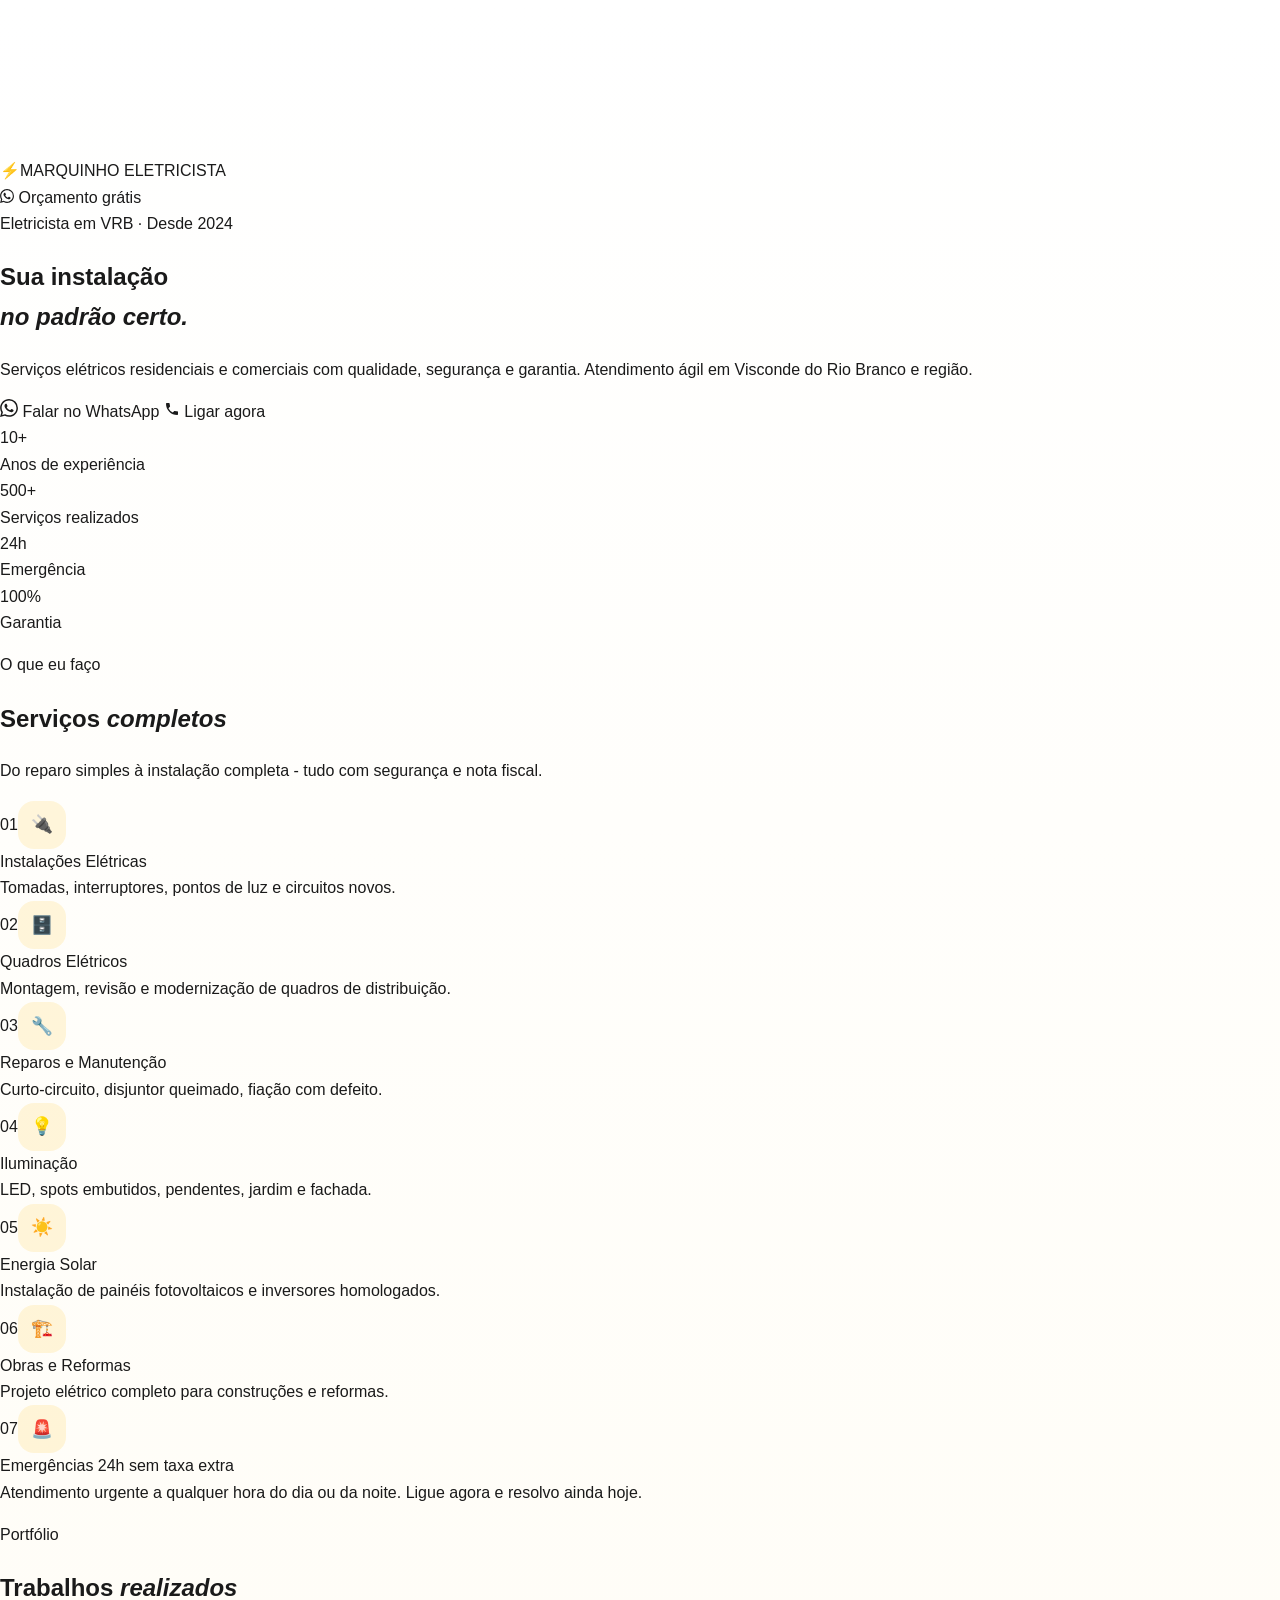
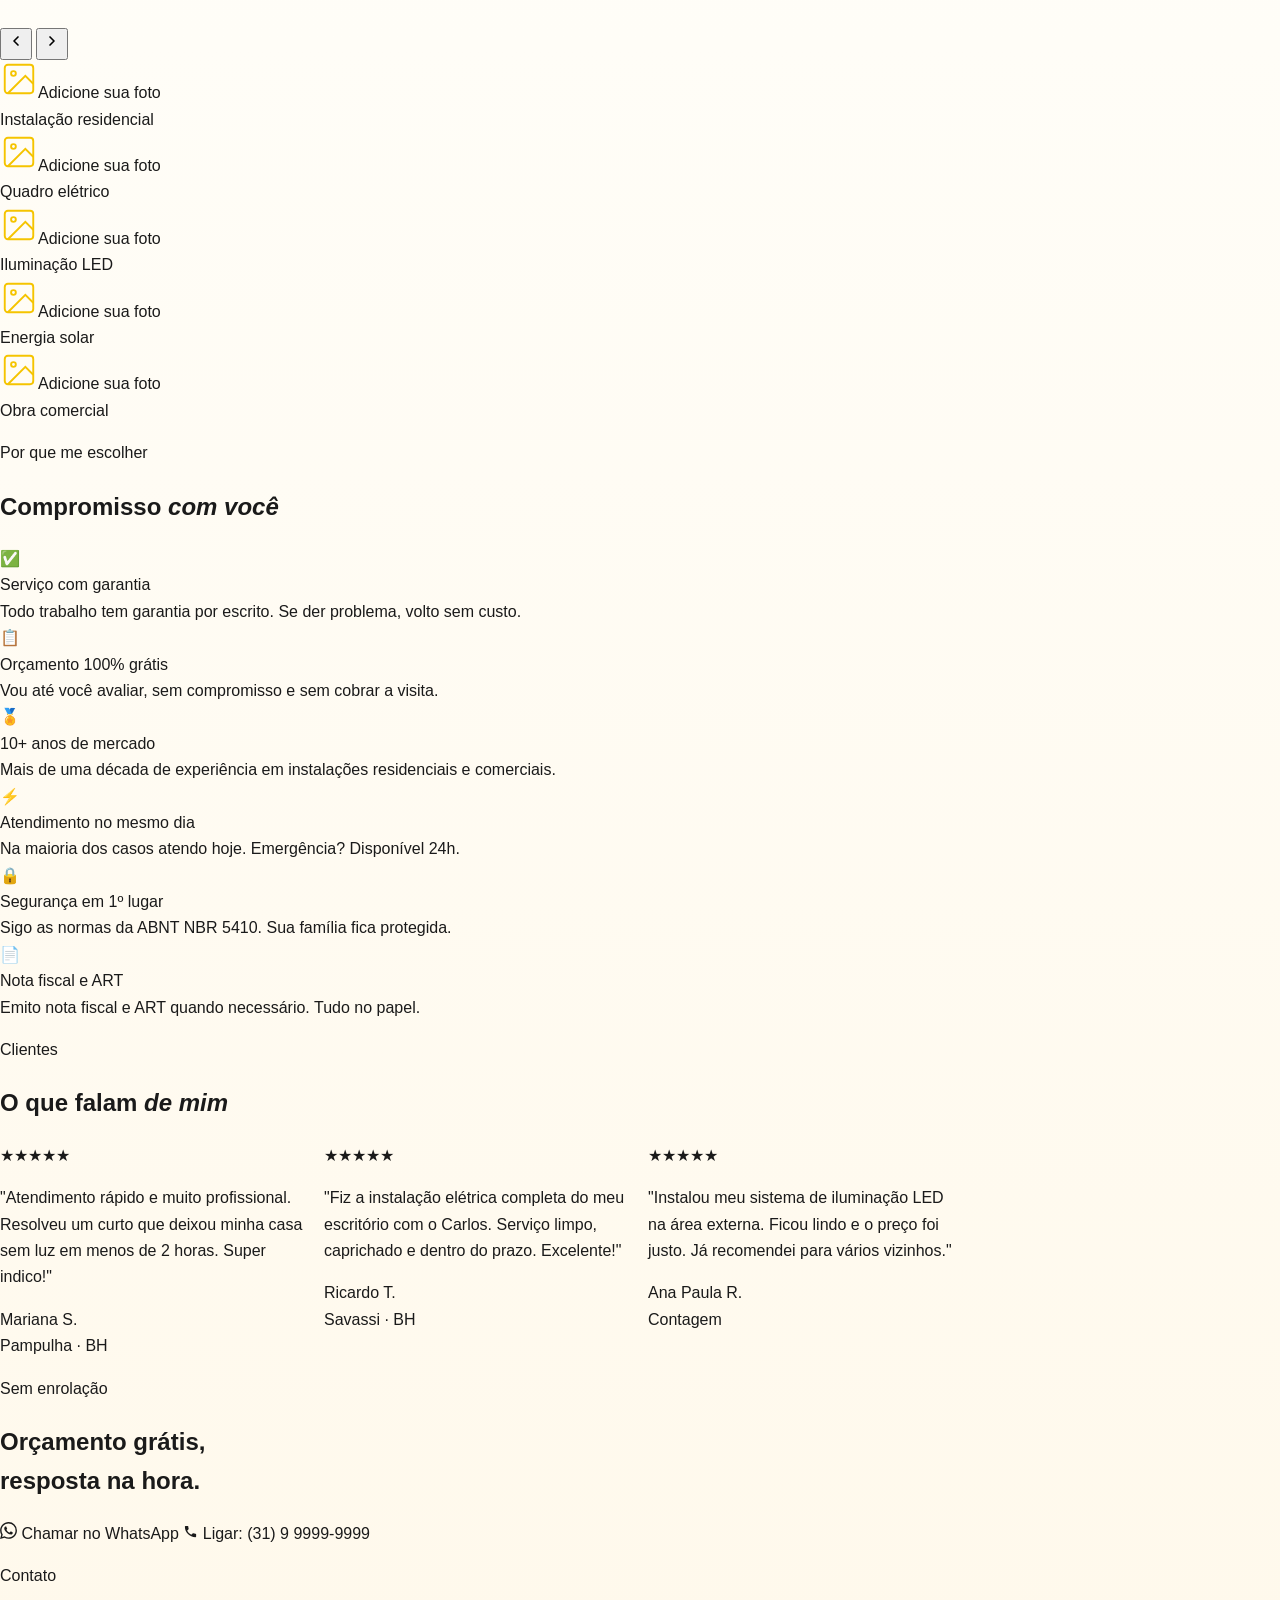
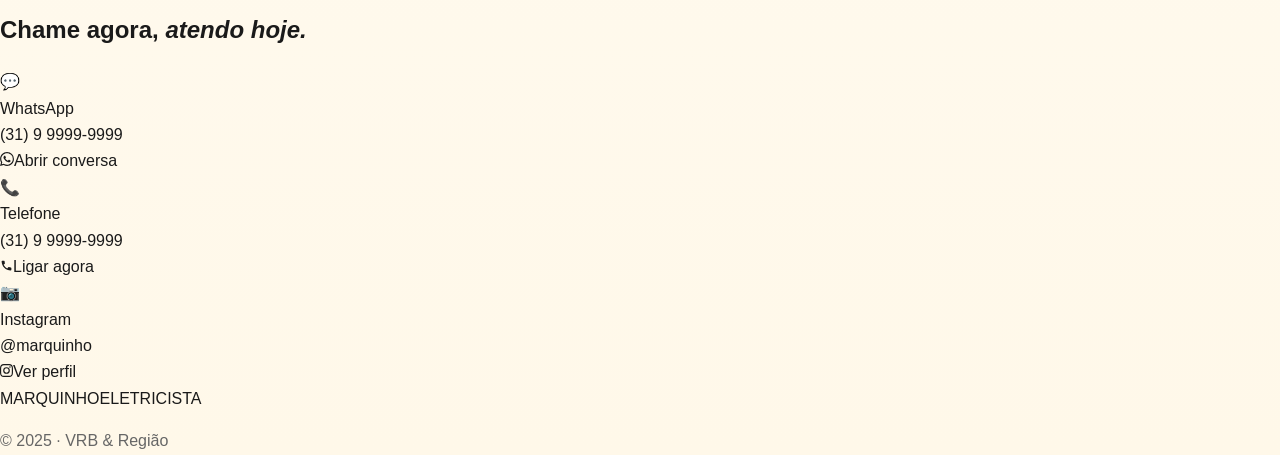
<file: html/index.html>
<!DOCTYPE html>
<html lang="pt-BR">
<head>
  <meta charset="UTF-8" />
  <meta name="viewport" content="width=device-width, initial-scale=1.0" />
  <title>Marquinho Eletricista em VRB</title>
  <meta name="description" content="Serviços elétricos residenciais e comerciais em Belo Horizonte. Orçamento grátis. Atendimento 24h." />
  <link rel="preconnect" href="https://fonts.googleapis.com" />
  <link rel="preconnect" href="https://fonts.gstatic.com" crossorigin />
  <link href="https://fonts.googleapis.com/css2?family=Barlow+Condensed:wght@400;600;700;800;900&family=Barlow:wght@300;400;500&display=swap" rel="stylesheet" />
  <link rel="stylesheet" href="../css/style.css" />
</head>
<body>
  <canvas id="canvas-faixas"></canvas>

  <div class="site">
    <nav class="barra-navegacao" id="barra-navegacao">
      <div class="logo-navegacao"><span class="icone-raio">⚡</span>MARQUINHO ELETRICISTA</div>
      <a class="botao-navegacao" href="https://wa.me/5531999999999?text=Ol%C3%A1%20Carlos%2C%20vim%20pelo%20Instagram!" target="_blank">
        <svg width="14" height="14" viewBox="0 0 24 24" fill="currentColor"><path d="M17.472 14.382c-.297-.149-1.758-.867-2.03-.967-.273-.099-.471-.148-.67.15-.197.297-.767.966-.94 1.164-.173.199-.347.223-.644.075-.297-.15-1.255-.463-2.39-1.475-.883-.788-1.48-1.761-1.653-2.059-.173-.297-.018-.458.13-.606.134-.133.298-.347.446-.52.149-.174.198-.298.298-.497.099-.198.05-.371-.025-.52-.075-.149-.669-1.612-.916-2.207-.242-.579-.487-.5-.669-.51-.173-.008-.371-.01-.57-.01-.198 0-.52.074-.792.372-.272.297-1.04 1.016-1.04 2.479 0 1.462 1.065 2.875 1.213 3.074.149.198 2.096 3.2 5.077 4.487.709.306 1.262.489 1.694.625.712.227 1.36.195 1.871.118.571-.085 1.758-.719 2.006-1.413.248-.694.248-1.289.173-1.413-.074-.124-.272-.198-.57-.347m-5.421 7.403h-.004a9.87 9.87 0 01-5.031-1.378l-.361-.214-3.741.982.998-3.648-.235-.374a9.86 9.86 0 01-1.51-5.26c.001-5.45 4.436-9.884 9.888-9.884 2.64 0 5.122 1.03 6.988 2.898a9.825 9.825 0 012.893 6.994c-.003 5.45-4.437 9.884-9.885 9.884m8.413-18.297A11.815 11.815 0 0012.05 0C5.495 0 .16 5.335.157 11.892c0 2.096.547 4.142 1.588 5.945L.057 24l6.305-1.654a11.882 11.882 0 005.683 1.448h.005c6.554 0 11.89-5.335 11.893-11.893a11.821 11.821 0 00-3.48-8.413z" /></svg>
        Orçamento grátis
      </a>
    </nav>

    <section class="secao-principal">
      <div class="grade-principal"></div>
      <div class="brilho-principal"></div>
      <div class="conteudo-principal">
        <div class="selo-principal">Eletricista em VRB · Desde 2024</div>
        <h1 class="titulo-principal">Sua instalação<br /><em>no padrão certo.</em></h1>
        <p class="texto-principal">Serviços elétricos residenciais e comerciais com qualidade, segurança e garantia. Atendimento ágil em Visconde do Rio Branco e região.</p>
        <div class="acoes-principais">
          <a class="botao-destaque" href="https://wa.me/5531999999999?text=Ol%C3%A1%20Carlos%2C%20quero%20um%20or%C3%A7amento!" target="_blank">
            <svg width="18" height="18" viewBox="0 0 24 24" fill="currentColor"><path d="M17.472 14.382c-.297-.149-1.758-.867-2.03-.967-.273-.099-.471-.148-.67.15-.197.297-.767.966-.94 1.164-.173.199-.347.223-.644.075-.297-.15-1.255-.463-2.39-1.475-.883-.788-1.48-1.761-1.653-2.059-.173-.297-.018-.458.13-.606.134-.133.298-.347.446-.52.149-.174.198-.298.298-.497.099-.198.05-.371-.025-.52-.075-.149-.669-1.612-.916-2.207-.242-.579-.487-.5-.669-.51-.173-.008-.371-.01-.57-.01-.198 0-.52.074-.792.372-.272.297-1.04 1.016-1.04 2.479 0 1.462 1.065 2.875 1.213 3.074.149.198 2.096 3.2 5.077 4.487.709.306 1.262.489 1.694.625.712.227 1.36.195 1.871.118.571-.085 1.758-.719 2.006-1.413.248-.694.248-1.289.173-1.413-.074-.124-.272-.198-.57-.347m-5.421 7.403h-.004a9.87 9.87 0 01-5.031-1.378l-.361-.214-3.741.982.998-3.648-.235-.374a9.86 9.86 0 01-1.51-5.26c.001-5.45 4.436-9.884 9.888-9.884 2.64 0 5.122 1.03 6.988 2.898a9.825 9.825 0 012.893 6.994c-.003 5.45-4.437 9.884-9.885 9.884m8.413-18.297A11.815 11.815 0 0012.05 0C5.495 0 .16 5.335.157 11.892c0 2.096.547 4.142 1.588 5.945L.057 24l6.305-1.654a11.882 11.882 0 005.683 1.448h.005c6.554 0 11.89-5.335 11.893-11.893a11.821 11.821 0 00-3.48-8.413z" /></svg>
            Falar no WhatsApp
          </a>
          <a class="botao-secundario" href="tel:+5531999999999">
            <svg width="16" height="16" viewBox="0 0 24 24" fill="currentColor"><path d="M6.62 10.79a15.053 15.053 0 006.59 6.59l2.2-2.2c.27-.27.67-.36 1.02-.24 1.12.37 2.33.57 3.57.57.55 0 1 .45 1 1V20c0 .55-.45 1-1 1-9.39 0-17-7.61-17-17 0-.55.45-1 1-1h3.5c.55 0 1 .45 1 1 0 1.25.2 2.45.57 3.57.11.35.03.74-.25 1.02l-2.2 2.2z" /></svg>
            Ligar agora
          </a>
        </div>
      </div>
      <div class="estatisticas-principais">
        <div class="bloco-estatistica"><div class="numero-estatistica" data-target="10" data-suf="+">10+</div><div class="rotulo-estatistica">Anos de experiência</div></div>
        <div class="bloco-estatistica"><div class="numero-estatistica" data-target="500" data-suf="+">500+</div><div class="rotulo-estatistica">Serviços realizados</div></div>
        <div class="bloco-estatistica"><div class="numero-estatistica" data-target="24" data-suf="h">24h</div><div class="rotulo-estatistica">Emergência</div></div>
        <div class="bloco-estatistica"><div class="numero-estatistica" data-target="100" data-suf="%">100%</div><div class="rotulo-estatistica">Garantia</div></div>
      </div>
    </section>

    <section class="secao">
      <div class="container">
        <div class="aparecer">
          <p class="etiqueta-secao">O que eu faço</p>
          <h2 class="titulo-secao">Serviços <em>completos</em></h2>
          <p class="texto-secao">Do reparo simples à instalação completa - tudo com segurança e nota fiscal.</p>
        </div>
        <div class="grade-servicos aparecer">
          <div class="cartao-servico"><span class="numero-servico">01</span><div class="icone-servico">🔌</div><div class="nome-servico">Instalações Elétricas</div><div class="descricao-servico">Tomadas, interruptores, pontos de luz e circuitos novos.</div></div>
          <div class="cartao-servico"><span class="numero-servico">02</span><div class="icone-servico">🗄️</div><div class="nome-servico">Quadros Elétricos</div><div class="descricao-servico">Montagem, revisão e modernização de quadros de distribuição.</div></div>
          <div class="cartao-servico"><span class="numero-servico">03</span><div class="icone-servico">🔧</div><div class="nome-servico">Reparos e Manutenção</div><div class="descricao-servico">Curto-circuito, disjuntor queimado, fiação com defeito.</div></div>
          <div class="cartao-servico"><span class="numero-servico">04</span><div class="icone-servico">💡</div><div class="nome-servico">Iluminação</div><div class="descricao-servico">LED, spots embutidos, pendentes, jardim e fachada.</div></div>
          <div class="cartao-servico"><span class="numero-servico">05</span><div class="icone-servico">☀️</div><div class="nome-servico">Energia Solar</div><div class="descricao-servico">Instalação de painéis fotovoltaicos e inversores homologados.</div></div>
          <div class="cartao-servico"><span class="numero-servico">06</span><div class="icone-servico">🏗️</div><div class="nome-servico">Obras e Reformas</div><div class="descricao-servico">Projeto elétrico completo para construções e reformas.</div></div>
          <div class="cartao-servico cartao-servico-amplo"><span class="numero-servico">07</span><div class="icone-servico">🚨</div><div class="nome-servico">Emergências 24h <span class="texto-destaque">sem taxa extra</span></div><div class="descricao-servico">Atendimento urgente a qualquer hora do dia ou da noite. Ligue agora e resolvo ainda hoje.</div></div>
        </div>
      </div>
    </section>

    <section class="secao-carrossel">
      <div class="cabecalho-carrossel container">
        <div class="aparecer">
          <p class="etiqueta-secao">Portfólio</p>
          <h2 class="titulo-secao">Trabalhos <em>realizados</em></h2>
        </div>
        <div class="navegacao-carrossel aparecer">
          <button class="botao-carrossel desativado" id="botao-anterior" aria-label="Anterior"><svg width="16" height="16" viewBox="0 0 24 24" fill="none" stroke="currentColor" stroke-width="2.5" stroke-linecap="round" stroke-linejoin="round"><polyline points="15 18 9 12 15 6" /></svg></button>
          <button class="botao-carrossel" id="botao-proximo" aria-label="Próximo"><svg width="16" height="16" viewBox="0 0 24 24" fill="none" stroke="currentColor" stroke-width="2.5" stroke-linecap="round" stroke-linejoin="round"><polyline points="9 18 15 12 9 6" /></svg></button>
        </div>
      </div>
      <div class="area-carrossel" id="area-carrossel">
        <div class="trilha-carrossel" id="trilha-carrossel">
          <div class="slide-carrossel"><div class="placeholder-carrossel"><svg width="38" height="38" viewBox="0 0 24 24" fill="none" stroke="#F5C400" stroke-width="1.2"><rect x="3" y="3" width="18" height="18" rx="2" /><circle cx="8.5" cy="8.5" r="1.5" /><polyline points="21 15 16 10 5 21" /></svg><span>Adicione sua foto</span></div><div class="legenda-carrossel">Instalação residencial</div></div>
          <div class="slide-carrossel"><div class="placeholder-carrossel"><svg width="38" height="38" viewBox="0 0 24 24" fill="none" stroke="#F5C400" stroke-width="1.2"><rect x="3" y="3" width="18" height="18" rx="2" /><circle cx="8.5" cy="8.5" r="1.5" /><polyline points="21 15 16 10 5 21" /></svg><span>Adicione sua foto</span></div><div class="legenda-carrossel">Quadro elétrico</div></div>
          <div class="slide-carrossel"><div class="placeholder-carrossel"><svg width="38" height="38" viewBox="0 0 24 24" fill="none" stroke="#F5C400" stroke-width="1.2"><rect x="3" y="3" width="18" height="18" rx="2" /><circle cx="8.5" cy="8.5" r="1.5" /><polyline points="21 15 16 10 5 21" /></svg><span>Adicione sua foto</span></div><div class="legenda-carrossel">Iluminação LED</div></div>
          <div class="slide-carrossel"><div class="placeholder-carrossel"><svg width="38" height="38" viewBox="0 0 24 24" fill="none" stroke="#F5C400" stroke-width="1.2"><rect x="3" y="3" width="18" height="18" rx="2" /><circle cx="8.5" cy="8.5" r="1.5" /><polyline points="21 15 16 10 5 21" /></svg><span>Adicione sua foto</span></div><div class="legenda-carrossel">Energia solar</div></div>
          <div class="slide-carrossel"><div class="placeholder-carrossel"><svg width="38" height="38" viewBox="0 0 24 24" fill="none" stroke="#F5C400" stroke-width="1.2"><rect x="3" y="3" width="18" height="18" rx="2" /><circle cx="8.5" cy="8.5" r="1.5" /><polyline points="21 15 16 10 5 21" /></svg><span>Adicione sua foto</span></div><div class="legenda-carrossel">Obra comercial</div></div>
        </div>
      </div>
      <div class="paginacao-carrossel" id="paginacao-carrossel"></div>
    </section>

    <section class="secao">
      <div class="container">
        <div class="aparecer">
          <p class="etiqueta-secao">Por que me escolher</p>
          <h2 class="titulo-secao">Compromisso <em>com você</em></h2>
        </div>
        <div class="grade-motivos">
          <div class="cartao-motivo aparecer"><div class="icone-motivo">✅</div><div class="titulo-motivo">Serviço com garantia</div><div class="descricao-motivo">Todo trabalho tem garantia por escrito. Se der problema, volto sem custo.</div></div>
          <div class="cartao-motivo aparecer"><div class="icone-motivo">📋</div><div class="titulo-motivo">Orçamento 100% grátis</div><div class="descricao-motivo">Vou até você avaliar, sem compromisso e sem cobrar a visita.</div></div>
          <div class="cartao-motivo aparecer"><div class="icone-motivo">🏅</div><div class="titulo-motivo">10+ anos de mercado</div><div class="descricao-motivo">Mais de uma década de experiência em instalações residenciais e comerciais.</div></div>
          <div class="cartao-motivo aparecer"><div class="icone-motivo">⚡</div><div class="titulo-motivo">Atendimento no mesmo dia</div><div class="descricao-motivo">Na maioria dos casos atendo hoje. Emergência? Disponível 24h.</div></div>
          <div class="cartao-motivo aparecer"><div class="icone-motivo">🔒</div><div class="titulo-motivo">Segurança em 1º lugar</div><div class="descricao-motivo">Sigo as normas da ABNT NBR 5410. Sua família fica protegida.</div></div>
          <div class="cartao-motivo aparecer"><div class="icone-motivo">📄</div><div class="titulo-motivo">Nota fiscal e ART</div><div class="descricao-motivo">Emito nota fiscal e ART quando necessário. Tudo no papel.</div></div>
        </div>
      </div>
    </section>

    <section class="secao secao-sem-topo">
      <div class="container">
        <div class="aparecer">
          <p class="etiqueta-secao">Clientes</p>
          <h2 class="titulo-secao">O que falam <em>de mim</em></h2>
        </div>
        <div class="grade-avaliacoes">
          <div class="cartao-avaliacao aparecer"><div class="estrelas-avaliacao">★★★★★</div><p class="texto-avaliacao">"Atendimento rápido e muito profissional. Resolveu um curto que deixou minha casa sem luz em menos de 2 horas. Super indico!"</p><div class="autor-avaliacao">Mariana S.</div><div class="cidade-avaliacao">Pampulha · BH</div></div>
          <div class="cartao-avaliacao aparecer"><div class="estrelas-avaliacao">★★★★★</div><p class="texto-avaliacao">"Fiz a instalação elétrica completa do meu escritório com o Carlos. Serviço limpo, caprichado e dentro do prazo. Excelente!"</p><div class="autor-avaliacao">Ricardo T.</div><div class="cidade-avaliacao">Savassi · BH</div></div>
          <div class="cartao-avaliacao aparecer"><div class="estrelas-avaliacao">★★★★★</div><p class="texto-avaliacao">"Instalou meu sistema de iluminação LED na área externa. Ficou lindo e o preço foi justo. Já recomendei para vários vizinhos."</p><div class="autor-avaliacao">Ana Paula R.</div><div class="cidade-avaliacao">Contagem</div></div>
        </div>
      </div>
    </section>

    <div class="faixa-cta aparecer">
      <div class="conteudo-faixa-cta">
        <p class="texto-menor-faixa">Sem enrolação</p>
        <h2 class="titulo-faixa">Orçamento grátis,<br />resposta na hora.</h2>
        <div class="acoes-faixa-cta">
          <a class="botao-escuro" href="https://wa.me/5531999999999?text=Ol%C3%A1%20Carlos%2C%20quero%20um%20or%C3%A7amento!" target="_blank">
            <svg width="17" height="17" viewBox="0 0 24 24" fill="currentColor"><path d="M17.472 14.382c-.297-.149-1.758-.867-2.03-.967-.273-.099-.471-.148-.67.15-.197.297-.767.966-.94 1.164-.173.199-.347.223-.644.075-.297-.15-1.255-.463-2.39-1.475-.883-.788-1.48-1.761-1.653-2.059-.173-.297-.018-.458.13-.606.134-.133.298-.347.446-.52.149-.174.198-.298.298-.497.099-.198.05-.371-.025-.52-.075-.149-.669-1.612-.916-2.207-.242-.579-.487-.5-.669-.51-.173-.008-.371-.01-.57-.01-.198 0-.52.074-.792.372-.272.297-1.04 1.016-1.04 2.479 0 1.462 1.065 2.875 1.213 3.074.149.198 2.096 3.2 5.077 4.487.709.306 1.262.489 1.694.625.712.227 1.36.195 1.871.118.571-.085 1.758-.719 2.006-1.413.248-.694.248-1.289.173-1.413-.074-.124-.272-.198-.57-.347m-5.421 7.403h-.004a9.87 9.87 0 01-5.031-1.378l-.361-.214-3.741.982.998-3.648-.235-.374a9.86 9.86 0 01-1.51-5.26c.001-5.45 4.436-9.884 9.888-9.884 2.64 0 5.122 1.03 6.988 2.898a9.825 9.825 0 012.893 6.994c-.003 5.45-4.437 9.884-9.885 9.884m8.413-18.297A11.815 11.815 0 0012.05 0C5.495 0 .16 5.335.157 11.892c0 2.096.547 4.142 1.588 5.945L.057 24l6.305-1.654a11.882 11.882 0 005.683 1.448h.005c6.554 0 11.89-5.335 11.893-11.893a11.821 11.821 0 00-3.48-8.413z" /></svg>
            Chamar no WhatsApp
          </a>
          <a class="botao-whatsapp-faixa" href="tel:+5531999999999">
            <svg width="15" height="15" viewBox="0 0 24 24" fill="currentColor"><path d="M6.62 10.79a15.053 15.053 0 006.59 6.59l2.2-2.2c.27-.27.67-.36 1.02-.24 1.12.37 2.33.57 3.57.57.55 0 1 .45 1 1V20c0 .55-.45 1-1 1-9.39 0-17-7.61-17-17 0-.55.45-1 1-1h3.5c.55 0 1 .45 1 1 0 1.25.2 2.45.57 3.57.11.35.03.74-.25 1.02l-2.2 2.2z" /></svg>
            Ligar: (31) 9 9999-9999
          </a>
        </div>
      </div>
    </div>

    <section class="secao-contato">
      <div class="container">
        <div class="aparecer">
          <p class="etiqueta-secao">Contato</p>
          <h2 class="titulo-secao">Chame agora, <em>atendo hoje.</em></h2>
        </div>
        <div class="grade-contato">
          <a class="cartao-contato aparecer" href="#inserir zap aq" target="_blank">
            <div class="icone-contato">💬</div>
            <div class="rotulo-contato">WhatsApp</div>
            <div class="valor-contato">(31) 9 9999-9999</div>
            <span class="botao-contato botao-contato-verde"><svg width="14" height="14" viewBox="0 0 24 24" fill="currentColor"><path d="M17.472 14.382c-.297-.149-1.758-.867-2.03-.967-.273-.099-.471-.148-.67.15-.197.297-.767.966-.94 1.164-.173.199-.347.223-.644.075-.297-.15-1.255-.463-2.39-1.475-.883-.788-1.48-1.761-1.653-2.059-.173-.297-.018-.458.13-.606.134-.133.298-.347.446-.52.149-.174.198-.298.298-.497.099-.198.05-.371-.025-.52-.075-.149-.669-1.612-.916-2.207-.242-.579-.487-.5-.669-.51-.173-.008-.371-.01-.57-.01-.198 0-.52.074-.792.372-.272.297-1.04 1.016-1.04 2.479 0 1.462 1.065 2.875 1.213 3.074.149.198 2.096 3.2 5.077 4.487.709.306 1.262.489 1.694.625.712.227 1.36.195 1.871.118.571-.085 1.758-.719 2.006-1.413.248-.694.248-1.289.173-1.413-.074-.124-.272-.198-.57-.347m-5.421 7.403h-.004a9.87 9.87 0 01-5.031-1.378l-.361-.214-3.741.982.998-3.648-.235-.374a9.86 9.86 0 01-1.51-5.26c.001-5.45 4.436-9.884 9.888-9.884 2.64 0 5.122 1.03 6.988 2.898a9.825 9.825 0 012.893 6.994c-.003 5.45-4.437 9.884-9.885 9.884m8.413-18.297A11.815 11.815 0 0012.05 0C5.495 0 .16 5.335.157 11.892c0 2.096.547 4.142 1.588 5.945L.057 24l6.305-1.654a11.882 11.882 0 005.683 1.448h.005c6.554 0 11.89-5.335 11.893-11.893a11.821 11.821 0 00-3.48-8.413z" /></svg>Abrir conversa</span>
          </a>
          <a class="cartao-contato aparecer" href="insirir">
            <div class="icone-contato">📞</div>
            <div class="rotulo-contato">Telefone</div>
            <div class="valor-contato">(31) 9 9999-9999</div>
            <span class="botao-contato botao-contato-amarelo"><svg width="13" height="13" viewBox="0 0 24 24" fill="currentColor"><path d="M6.62 10.79a15.053 15.053 0 006.59 6.59l2.2-2.2c.27-.27.67-.36 1.02-.24 1.12.37 2.33.57 3.57.57.55 0 1 .45 1 1V20c0 .55-.45 1-1 1-9.39 0-17-7.61-17-17 0-.55.45-1 1-1h3.5c.55 0 1 .45 1 1 0 1.25.2 2.45.57 3.57.11.35.03.74-.25 1.02l-2.2 2.2z" /></svg>Ligar agora</span>
          </a>
          <a class="cartao-contato cartao-contato-largo aparecer" href="#inserir insta aq" target="_blank">
            <div class="icone-contato">📷</div>
            <div class="rotulo-contato">Instagram</div>
            <div class="valor-contato">@marquinho</div>
            <span class="botao-contato botao-contato-transparente"><svg width="13" height="13" viewBox="0 0 24 24" fill="currentColor"><path d="M12 2.163c3.204 0 3.584.012 4.85.07 3.252.148 4.771 1.691 4.919 4.919.058 1.265.069 1.645.069 4.849 0 3.205-.012 3.584-.069 4.849-.149 3.225-1.664 4.771-4.919 4.919-1.266.058-1.644.07-4.85.07-3.204 0-3.584-.012-4.849-.07-3.26-.149-4.771-1.699-4.919-4.92-.058-1.265-.07-1.644-.07-4.849 0-3.204.013-3.583.07-4.849.149-3.227 1.664-4.771 4.919-4.919 1.266-.057 1.645-.069 4.849-.069zM12 0C8.741 0 8.333.014 7.053.072 2.695.272.273 2.69.073 7.052.014 8.333 0 8.741 0 12c0 3.259.014 3.668.072 4.948.2 4.358 2.618 6.78 6.98 6.98C8.333 23.986 8.741 24 12 24c3.259 0 3.668-.014 4.948-.072 4.354-.2 6.782-2.618 6.979-6.98.059-1.28.073-1.689.073-4.948 0-3.259-.014-3.667-.072-4.947-.196-4.354-2.617-6.78-6.979-6.98C15.668.014 15.259 0 12 0zm0 5.838a6.162 6.162 0 100 12.324 6.162 6.162 0 000-12.324zM12 16a4 4 0 110-8 4 4 0 010 8zm6.406-11.845a1.44 1.44 0 100 2.881 1.44 1.44 0 000-2.881z" /></svg>Ver perfil</span>
          </a>
        </div>
      </div>
    </section>

    <footer class="rodape">
      <div class="marca-rodape">MARQUINHO<span>ELETRICISTA</span></div>
      <div class="texto-rodape">© 2025 · VRB & Região</div>
    </footer>
  </div>

  <script src="../javascript/script.js"></script>
</body>
</html>
</file>
<file: css/style.css>
*,
*::before,
*::after {
  box-sizing: border-box;
}

html {
  width: 100%;
  max-width: 100%;
  overflow-x: clip;
  -webkit-text-size-adjust: 100%;
}

body {
  margin: 0;
  width: 100%;
  max-width: 100%;
  color: #1a1a1a;
  font-family: "Manrope", sans-serif;
  background: linear-gradient(180deg, #ffffff 0%, #fffdf7 45%, #fff8e9 100%);
  line-height: 1.65;
  -webkit-font-smoothing: antialiased;
  overflow-x: clip;
}

header,
main,
section,
div,
article,
figure,
figcaption,
nav {
  min-width: 0;
}

img {
  display: block;
  max-width: 100%;
  height: auto;
}

a {
  color: inherit;
  text-decoration: none;
}

button {
  font: inherit;
  cursor: pointer;
}

.largura-site {
  width: min(1520px, calc(100% - 3rem));
  margin: 0 auto;
}

.topo-site {
  position: sticky;
  top: 0;
  z-index: 50;
  background: rgba(255, 255, 255, 0.96);
  border-bottom: 1px solid rgba(20, 20, 20, 0.08);
  backdrop-filter: blur(12px);
}

.barra-topo {
  display: flex;
  align-items: center;
  justify-content: space-between;
  gap: 1rem;
  min-height: 5rem;
}

.marca {
  display: inline-flex;
  align-items: center;
  gap: 0.9rem;
  min-width: 0;
}

.marca-caixa {
  display: inline-flex;
  align-items: center;
  justify-content: center;
  width: 3rem;
  height: 3rem;
  flex-shrink: 0;
  border-radius: 14px;
  overflow: hidden;
  background: #fff;
  border: 1px solid rgba(20, 20, 20, 0.08);
  box-shadow: 0 10px 24px rgba(32, 21, 0, 0.08);
}

.marca-imagem {
  width: 100%;
  height: 100%;
  object-fit: cover;
  object-position: center;
}

.marca-texto {
  display: grid;
  gap: 0.1rem;
}

.marca-texto strong,
.menu-site a,
.botao,
.abertura h1,
.painel-abertura h2,
.cabecalho-bloco h2,
.texto-processo h2,
.texto-cobertura h2,
.caixa-cta h2,
.card-servico h3,
.card-diferencial h3,
.card-processo h3,
.coluna-rodape h3 {
  font-family: "Archivo", sans-serif;
}

.marca-texto strong {
  font-size: 1rem;
}

.marca-texto small {
  color: #666666;
  font-size: 0.8rem;
}

.menu-site {
  display: flex;
  align-items: center;
  gap: 1.2rem;
}

.menu-site a {
  font-size: 0.92rem;
  font-weight: 600;
  color: #1a1a1a;
  transition: color 0.18s ease;
}

.menu-site a:hover {
  color: #ee9f00;
}

.menu-destaque {
  margin-left: 0.4rem;
}

.botao-menu {
  display: none;
  width: 2.9rem;
  height: 2.9rem;
  padding: 0;
  border: 1px solid rgba(20, 20, 20, 0.08);
  border-radius: 50%;
  background: #fff;
  align-items: center;
  justify-content: center;
  flex-direction: column;
  gap: 0.28rem;
}

.botao-menu span {
  width: 1rem;
  height: 2px;
  border-radius: 999px;
  background: #1a1a1a;
  transition: transform 0.22s ease, opacity 0.22s ease;
}

.botao-menu[aria-expanded="true"] span:nth-child(1) {
  transform: translateY(6px) rotate(45deg);
}

.botao-menu[aria-expanded="true"] span:nth-child(2) {
  opacity: 0;
}

.botao-menu[aria-expanded="true"] span:nth-child(3) {
  transform: translateY(-6px) rotate(-45deg);
}

.botao {
  display: inline-flex;
  align-items: center;
  justify-content: center;
  gap: 0.65rem;
  padding: 0.95rem 1.35rem;
  border-radius: 999px;
  border: 1px solid transparent;
  font-size: 0.92rem;
  font-weight: 700;
  transition: transform 0.18s ease, box-shadow 0.18s ease, background 0.18s ease, border-color 0.18s ease;
}

.botao:hover {
  transform: translateY(-2px);
}

.botao-amarelo {
  color: #111;
  background: linear-gradient(135deg, #ffbf1f, #ee9f00);
  box-shadow: 0 14px 28px rgba(238, 159, 0, 0.22);
}

.botao-claro {
  color: #1a1a1a;
  background: #fff;
  border-color: rgba(20, 20, 20, 0.14);
}

.abertura {
  padding: 3.75rem 0 2.5rem;
}

.abertura-grade {
  display: grid;
  grid-template-columns: minmax(0, 1.12fr) minmax(420px, 0.88fr);
  gap: 2rem;
  align-items: center;
}

.abertura-texto,
.card-foto-abertura,
.painel-abertura,
.faixa-grade,
.card-servico,
.card-diferencial,
.card-processo,
.card-portfolio,
.card-avaliacao,
.caixa-cobertura,
.item-faq,
.caixa-cta,
.grade-rodape {
  box-shadow: 0 14px 36px rgba(32, 21, 0, 0.08);
}

.abertura-texto {
  padding: clamp(1.6rem, 3vw, 2.4rem);
  min-width: 0;
}

.selo,
.mini-selo {
  display: inline-flex;
  align-items: center;
  padding: 0.45rem 0.9rem;
  border-radius: 999px;
  font-size: 0.78rem;
  font-weight: 800;
  letter-spacing: 0.03em;
}

.selo {
  color: #7d5b00;
  background: rgba(255, 191, 31, 0.14);
  border: 1px solid rgba(255, 191, 31, 0.2);
}

.mini-selo {
  color: #8d5c00;
  background: rgba(255, 191, 31, 0.16);
}

.abertura h1 {
  margin: 1rem 0 0;
  font-size: clamp(2.5rem, 6vw, 5.2rem);
  line-height: 0.98;
  letter-spacing: -0.05em;
  max-width: 11ch;
}

.abertura-descricao,
.cabecalho-bloco p,
.texto-processo p,
.texto-cobertura p,
.caixa-cta p,
.card-servico p,
.card-diferencial p,
.card-processo p,
.card-avaliacao p,
.item-faq p,
.texto-rodape,
.coluna-rodape a {
  color: #666666;
}

.abertura-descricao {
  margin: 1.2rem 0 0;
  max-width: 39rem;
  font-size: 1.04rem;
}

.abertura-acoes,
.acoes-cta {
  display: flex;
  flex-wrap: wrap;
  gap: 0.9rem;
  margin-top: 2rem;
}

.abertura-contato {
  display: flex;
  flex-wrap: wrap;
  gap: 1rem 1.4rem;
  margin-top: 1.4rem;
  color: #1a1a1a;
  font-size: 0.94rem;
  font-weight: 600;
}

.abertura-contato span {
  display: inline-flex;
  align-items: center;
  gap: 0.5rem;
}

.abertura-contato i {
  color: #ee9f00;
}

.abertura-numeros {
  display: grid;
  grid-template-columns: repeat(3, minmax(0, 1fr));
  gap: 0.9rem;
  margin-top: 2rem;
}

.card-numero {
  padding: 1.15rem 1rem;
  border: 1px solid rgba(20, 20, 20, 0.08);
  border-radius: 22px;
  background: #fff;
}

.numero-destaque {
  display: block;
  font-family: "Archivo", sans-serif;
  font-size: clamp(1.8rem, 4vw, 2.6rem);
  line-height: 1;
}

.card-numero span {
  display: block;
  margin-top: 0.45rem;
  color: #666666;
  font-size: 0.9rem;
}

.abertura-lateral {
  display: grid;
  gap: 1rem;
  min-width: 0;
}

.card-foto-abertura,
.painel-abertura,
.card-servico,
.card-diferencial,
.card-processo,
.card-portfolio,
.card-avaliacao,
.caixa-cobertura,
.item-faq,
.grade-rodape {
  border: 1px solid rgba(20, 20, 20, 0.08);
  border-radius: 30px;
  background: #fff;
}

.card-foto-abertura {
  overflow: hidden;
}

.foto-abertura {
  width: 100%;
  height: clamp(21rem, 42vw, 31rem);
  object-fit: cover;
  object-position: center top;
  background: #f6f6f6;
}

.painel-abertura {
  padding: 1.4rem;
}

.painel-abertura h2 {
  margin: 0.95rem 0 0;
  font-size: clamp(1.3rem, 2.4vw, 2rem);
  line-height: 1.15;
}

.lista-check {
  list-style: none;
  margin: 1rem 0 0;
  padding: 0;
  display: grid;
  gap: 0.75rem;
}

.lista-check li {
  position: relative;
  padding-left: 1.6rem;
}

.lista-check li::before {
  content: "";
  position: absolute;
  top: 0.55rem;
  left: 0;
  width: 0.72rem;
  height: 0.72rem;
  border-radius: 50%;
  background: linear-gradient(135deg, #ffbf1f, #ee9f00);
}

.bloco {
  padding: clamp(4rem, 8vw, 6rem) 0;
}

.bloco-suave {
  background: #fffaf0;
}

.cabecalho-bloco {
  max-width: 46rem;
  min-width: 0;
}

.cabecalho-bloco h2,
.texto-processo h2,
.texto-cobertura h2,
.caixa-cta h2 {
  margin: 1rem 0 0;
  font-size: clamp(2rem, 4.8vw, 3.7rem);
  line-height: 1.03;
  letter-spacing: -0.045em;
  overflow-wrap: anywhere;
  word-break: break-word;
}

.cabecalho-bloco p,
.texto-processo p,
.texto-cobertura p,
.caixa-cta p {
  margin-top: 1rem;
  font-size: 1rem;
}

.faixa {
  padding-top: 0;
}

.faixa-grade {
  display: grid;
  grid-template-columns: minmax(0, 1fr) auto;
  gap: 1.5rem;
  align-items: center;
  padding: 1.4rem;
  border: 1px solid rgba(20, 20, 20, 0.08);
  border-radius: 30px;
  background: linear-gradient(135deg, #fff8e5, #ffffff);
}

.faixa-grade h2 {
  margin: 0.85rem 0 0;
  font-family: "Archivo", sans-serif;
  font-size: clamp(1.35rem, 3vw, 2.1rem);
  line-height: 1.08;
}

.faixa-pontos {
  display: grid;
  gap: 0.75rem;
}

.faixa-pontos span {
  display: inline-flex;
  align-items: center;
  gap: 0.55rem;
  padding: 0.9rem 1rem;
  border: 1px solid rgba(20, 20, 20, 0.08);
  border-radius: 18px;
  background: #fff;
  font-weight: 700;
  white-space: nowrap;
}

.faixa-pontos i {
  color: #ee9f00;
}

.grade-cards {
  display: grid;
  gap: 1rem;
  margin-top: 2rem;
}

.grade-servicos {
  grid-template-columns: repeat(3, minmax(0, 1fr));
}

.grade-diferenciais {
  grid-template-columns: repeat(4, minmax(0, 1fr));
}

.card-servico,
.card-diferencial,
.card-avaliacao {
  padding: 1.4rem;
  transition: transform 0.2s ease, box-shadow 0.2s ease;
}

.card-servico:hover,
.card-diferencial:hover,
.card-portfolio:hover,
.card-avaliacao:hover {
  transform: translateY(-4px);
  box-shadow: 0 22px 56px rgba(32, 21, 0, 0.14);
}

.icone-servico {
  display: inline-flex;
  align-items: center;
  justify-content: center;
  width: 3rem;
  height: 3rem;
  border-radius: 16px;
  background: rgba(255, 191, 31, 0.15);
  color: #7b5200;
  font-size: 1.1rem;
}

.card-servico h3,
.card-diferencial h3,
.card-processo h3 {
  margin: 1rem 0 0;
  font-size: 1.18rem;
  line-height: 1.2;
}

.card-servico p,
.card-diferencial p,
.card-processo p,
.card-avaliacao p {
  margin: 0.8rem 0 0;
}

.card-servico-destaque {
  background: linear-gradient(180deg, #fff6d7, #fffef9);
}

.link-texto {
  display: inline-flex;
  align-items: center;
  gap: 0.4rem;
  margin-top: 1rem;
  font-weight: 800;
}

.link-texto::after {
  content: "->";
  transition: transform 0.18s ease;
}

.link-texto:hover::after {
  transform: translateX(4px);
}

.area-processo {
  display: grid;
  grid-template-columns: minmax(0, 0.9fr) minmax(0, 1.1fr);
  gap: 1rem;
  align-items: start;
  min-width: 0;
}

.grade-processo,
.grade-portfolio,
.grade-avaliacoes {
  display: grid;
  gap: 1rem;
}

.grade-processo {
  grid-template-columns: repeat(2, minmax(0, 1fr));
}

.card-processo {
  display: flex;
  gap: 1rem;
  padding: 1.3rem;
}

.card-processo span {
  display: inline-flex;
  align-items: center;
  justify-content: center;
  width: 2.7rem;
  height: 2.7rem;
  border-radius: 50%;
  flex-shrink: 0;
  background: linear-gradient(135deg, #ffbf1f, #ee9f00);
  color: #111;
  font-family: "Archivo", sans-serif;
  font-weight: 700;
}

.area-portfolio {
  display: grid;
  grid-template-columns: minmax(260px, 0.78fr) minmax(0, 1.22fr);
  gap: 1.5rem;
  align-items: start;
  min-width: 0;
}

.area-portfolio .cabecalho-bloco {
  position: sticky;
  top: 6.5rem;
  align-self: start;
}

.abas-portfolio {
  display: grid;
  gap: 1.1rem;
}

.lista-abas-portfolio {
  display: inline-flex;
  flex-wrap: wrap;
  gap: 0.75rem;
  padding: 0.45rem;
  border: 1px solid rgba(20, 20, 20, 0.08);
  border-radius: 999px;
  background: #fff8e7;
  width: fit-content;
}

.aba-portfolio {
  min-width: 7rem;
  padding: 0.8rem 1.15rem;
  border: 0;
  border-radius: 999px;
  background: transparent;
  color: #1a1a1a;
  font-family: "Archivo", sans-serif;
  font-size: 0.92rem;
  font-weight: 700;
  transition: background 0.18s ease, color 0.18s ease, transform 0.18s ease;
}

.aba-portfolio:hover {
  transform: translateY(-1px);
}

.aba-portfolio.ativo {
  background: linear-gradient(135deg, #ffbf1f, #ee9f00);
  color: #111;
}

.painel-portfolio {
  display: block;
}

.painel-portfolio[hidden] {
  display: none;
}

.card-portfolio {
  margin: 0;
  overflow: hidden;
  transition: transform 0.2s ease, box-shadow 0.2s ease;
  display: flex;
  flex-direction: column;
}

.card-portfolio img {
  width: 100%;
  height: 22rem;
  object-fit: cover;
  object-position: center;
}

.card-portfolio video {
  display: block;
  width: 100%;
  height: 22rem;
  object-fit: cover;
  object-position: center;
  background: #000;
}

.card-video {
  background: #fff;
}

.grade-fotos,
.grade-videos {
  grid-template-columns: repeat(2, minmax(0, 1fr));
  min-width: 0;
}

.card-portfolio figcaption {
  padding: 1rem 1rem 1.15rem;
  color: #666666;
  overflow-wrap: anywhere;
  word-break: break-word;
  flex-grow: 1;
}

.grade-avaliacoes {
  grid-template-columns: repeat(4, minmax(0, 1fr));
}

.estrelas {
  color: #f0a000;
  letter-spacing: 0.12em;
  font-size: 1rem;
}

.card-avaliacao strong {
  display: block;
  margin-top: 1rem;
  font-family: "Archivo", sans-serif;
}

.card-avaliacao span {
  color: #666666;
  font-size: 0.88rem;
}

.caixa-cobertura {
  display: grid;
  grid-template-columns: minmax(0, 0.95fr) minmax(0, 1.05fr);
  gap: 1rem;
  padding: 1.5rem;
}

.lista-cobertura {
  display: flex;
  flex-wrap: wrap;
  gap: 0.75rem;
  align-content: center;
  justify-content: center;
  align-items: center;
  min-height: 100%;
}

.lista-cobertura span {
  display: inline-flex;
  align-items: center;
  justify-content: center;
  padding: 0.7rem 0.95rem;
  border-radius: 999px;
  background: #fff4cf;
  color: #6d4a00;
  font-weight: 700;
}

.lista-faq {
  display: grid;
  gap: 1rem;
  margin-top: 2rem;
}

.item-faq {
  padding: 1.2rem 1.35rem;
}

.item-faq summary {
  list-style: none;
  display: flex;
  align-items: center;
  justify-content: space-between;
  gap: 1rem;
  cursor: pointer;
  user-select: none;
  font-family: "Archivo", sans-serif;
  font-weight: 700;
  font-size: 1rem;
}

.item-faq summary::-webkit-details-marker {
  display: none;
}

.item-faq summary::after {
  content: "+";
  display: inline-flex;
  align-items: center;
  justify-content: center;
  width: 1.8rem;
  height: 1.8rem;
  border-radius: 50%;
  flex-shrink: 0;
  background: rgba(255, 191, 31, 0.16);
  color: #8c5d00;
}

.item-faq[open] summary::after {
  content: "-";
}

.bloco-cta {
  padding: 0 0 clamp(4rem, 8vw, 6rem);
}

.caixa-cta {
  display: grid;
  grid-template-columns: minmax(0, 1fr) auto;
  gap: 1.2rem;
  align-items: center;
  padding: clamp(1.8rem, 4vw, 2.4rem);
  border: 1px solid #f0d38f;
  border-radius: 32px;
  background: linear-gradient(135deg, #ffd35a, #ffb709);
}

.caixa-cta .selo {
  background: rgba(255, 255, 255, 0.46);
  border-color: rgba(255, 255, 255, 0.65);
  color: #6f4900;
}

.caixa-cta p {
  color: rgba(17, 17, 17, 0.78);
}

.acoes-cta {
  flex-direction: column;
  align-items: stretch;
  min-width: 18rem;
}

.caixa-cta .botao-amarelo {
  background: #f2ab00;
  color: #111;
  box-shadow: 0 12px 28px rgba(160, 96, 0, 0.18);
}

.caixa-cta .botao-claro {
  background: #ffffff;
  color: #1a1a1a;
  border-color: rgba(20, 20, 20, 0.12);
}

.rodape-site {
  padding: 2.5rem 0 0;
  background: #ffffff;
  border-top: 1px solid rgba(20, 20, 20, 0.08);
}

.grade-rodape {
  display: grid;
  grid-template-columns: 1.3fr 1fr 1fr;
  gap: 1rem;
  padding: 1.5rem 0 2.5rem;
  border: 0;
  border-radius: 0;
  box-shadow: none;
  background: transparent;
}

.marca-rodape {
  margin-bottom: 1rem;
}

.coluna-rodape {
  display: grid;
  align-content: start;
  gap: 0.55rem;
}

.coluna-rodape h3 {
  margin: 0 0 0.3rem;
  font-size: 1rem;
}

.coluna-rodape a {
  transition: color 0.18s ease;
}

.coluna-rodape a:hover {
  color: #ee9f00;
}

.surgir {
  opacity: 0;
  transform: translateY(26px);
  transition: opacity 0.6s ease, transform 0.6s ease;
}

.surgir.visivel {
  opacity: 1;
  transform: translateY(0);
}

.botao-whatsapp {
  display: inline-flex;
  position: fixed;
  right: 1.25rem;
  bottom: 1.25rem;
  z-index: 100;
  width: 3.5rem;
  height: 3.5rem;
  border-radius: 50%;
  align-items: center;
  justify-content: center;
  color: #fff;
  font-size: 1.5rem;
  background: linear-gradient(135deg, #25d366, #128c7e);
  box-shadow: 0 14px 30px rgba(37, 211, 102, 0.38);
}

@media (max-width: 1100px) {
  .abertura-grade,
  .area-processo,
  .area-portfolio,
  .caixa-cobertura,
  .faixa-grade,
  .caixa-cta {
    grid-template-columns: 1fr;
  }

  .grade-diferenciais {
    grid-template-columns: repeat(2, minmax(0, 1fr));
  }

  .grade-avaliacoes {
    grid-template-columns: repeat(2, minmax(0, 1fr));
  }

  .area-portfolio .cabecalho-bloco {
    position: static;
    top: auto;
  }

  .caixa-cta {
    grid-template-columns: 1fr;
  }

  .acoes-cta {
    min-width: 0;
    width: 100%;
    max-width: 24rem;
  }
}

@media (max-width: 900px) {
  .largura-site {
    width: min(1520px, calc(100% - 2rem));
  }

  .botao-menu {
    display: inline-flex;
  }

  .barra-topo {
    position: relative;
    min-height: 4.75rem;
  }

  .menu-site {
    position: absolute;
    top: calc(100% + 0.75rem);
    right: 0;
    left: 0;
    display: none;
    flex-direction: column;
    align-items: stretch;
    gap: 0.3rem;
    padding: 1rem;
    border: 1px solid rgba(20, 20, 20, 0.08);
    border-radius: 24px;
    background: rgba(255, 255, 255, 0.98);
    box-shadow: 0 14px 36px rgba(32, 21, 0, 0.08);
  }

  .menu-site.aberto {
    display: flex;
  }

  .menu-site a {
    padding: 0.7rem 0.5rem;
    border-radius: 12px;
  }

  .menu-site a:hover {
    background: #fff7df;
  }

  .menu-destaque {
    margin: 0.4rem 0 0;
  }

  .grade-servicos,
  .grade-processo {
    grid-template-columns: repeat(2, minmax(0, 1fr));
  }

  .abertura h1 {
    font-size: clamp(2.4rem, 8vw, 4.2rem);
  }

  .cabecalho-bloco h2,
  .texto-processo h2,
  .texto-cobertura h2,
  .caixa-cta h2 {
    font-size: clamp(2rem, 6vw, 3rem);
  }

  .faixa-pontos {
    grid-template-columns: repeat(2, minmax(0, 1fr));
  }

  .grade-diferenciais,
  .grade-avaliacoes,
  .grade-fotos,
  .grade-videos {
    grid-template-columns: repeat(2, minmax(0, 1fr));
  }

  .grade-rodape {
    grid-template-columns: 1fr 1fr;
  }

  .grade-rodape > div:first-child {
    grid-column: 1 / -1;
  }

}

@media (max-width: 680px) {
  main .largura-site {
    width: 100%;
    max-width: none;
    padding-left: 0.75rem;
    padding-right: 0.75rem;
    margin-left: 0;
    margin-right: 0;
  }

  .topo-site .largura-site,
  .rodape-site .largura-site {
    width: 100%;
    max-width: none;
    padding-left: 0.75rem;
    padding-right: 0.75rem;
  }

  .abertura {
    padding-top: 1.4rem;
  }

  .abertura-grade,
  .area-processo,
  .area-portfolio,
  .caixa-cobertura,
  .faixa-grade,
  .caixa-cta,
  .grade-cards,
  .grade-processo,
  .grade-portfolio,
  .grade-avaliacoes,
  .lista-faq,
  .abertura-lateral {
    justify-items: center;
  }

  .abertura-texto,
  .painel-abertura,
  .faixa-grade,
  .card-servico,
  .card-diferencial,
  .card-processo,
  .card-portfolio,
  .card-avaliacao,
  .caixa-cobertura,
  .item-faq,
  .caixa-cta {
    margin-left: auto;
    margin-right: auto;
  }

  .abertura h1,
  .cabecalho-bloco h2,
  .texto-processo h2,
  .texto-cobertura h2,
  .caixa-cta h2 {
    font-size: clamp(2rem, 10vw, 3rem);
    max-width: none;
    overflow-wrap: anywhere;
    word-break: break-word;
  }

  .abertura-texto,
  .cabecalho-bloco,
  .texto-processo,
  .texto-cobertura,
  .caixa-cta,
  .faixa-grade {
    text-align: center;
  }

  .cabecalho-bloco,
  .texto-processo,
  .texto-cobertura,
  .abertura-texto,
  .abertura-lateral,
  .caixa-cobertura,
  .area-portfolio,
  .area-processo,
  .lista-faq,
  .caixa-cta {
    width: 100%;
    max-width: 100%;
  }

  .grade-servicos,
  .grade-diferenciais,
  .grade-processo,
  .grade-avaliacoes,
  .grade-fotos,
  .grade-videos,
  .lista-faq {
    justify-items: center;
  }

  .abertura-acoes,
  .acoes-cta {
    flex-direction: column;
    align-items: stretch;
  }

  .botao {
    width: 100%;
  }

  .abertura-numeros,
  .grade-servicos,
  .grade-diferenciais,
  .grade-processo,
  .grade-fotos,
  .grade-videos,
  .grade-avaliacoes,
  .grade-rodape {
    grid-template-columns: 1fr;
  }

  .faixa-pontos {
    grid-template-columns: 1fr;
  }

  .faixa-pontos span {
    white-space: normal;
  }

  .abertura-contato {
    flex-direction: column;
    gap: 0.6rem;
    align-items: center;
  }

  .lista-abas-portfolio {
    width: 100%;
    justify-content: center;
    border-radius: 22px;
  }

  .aba-portfolio {
    flex: 1 1 0;
    min-width: 0;
  }

  .caixa-cobertura {
    padding: 1.2rem;
  }

  .lista-cobertura {
    justify-content: center;
  }

  .texto-cobertura,
  .lista-cobertura,
  .cabecalho-bloco,
  .texto-processo,
  .caixa-cta > div:first-child {
    justify-self: center;
  }

  .caixa-cta {
    border-radius: 26px;
    padding: 1.25rem 1rem;
  }

  .acoes-cta {
    max-width: none;
    min-width: 0;
    width: 100%;
  }

  .acoes-cta .botao {
    width: 100%;
  }

  .grade-rodape {
    gap: 1.5rem;
    padding-top: 0;
    padding-bottom: 1.5rem;
  }

  .card-portfolio-destaque {
    grid-column: auto;
  }

  .foto-abertura,
  .card-portfolio img,
  .card-portfolio video {
    height: 15.5rem;
  }

  .card-portfolio,
  .card-avaliacao,
  .card-servico,
  .card-diferencial,
  .card-processo,
  .card-numero,
  .item-faq,
  .caixa-cobertura,
  .caixa-cta,
  .grade-rodape {
    width: 100%;
    max-width: 100%;
    box-sizing: border-box;
  }

  .card-servico,
  .card-diferencial,
  .card-processo,
  .card-avaliacao,
  .card-portfolio,
  .item-faq,
  .caixa-cobertura,
  .faixa-grade,
  .caixa-cta,
  .abertura-texto,
  .painel-abertura {
    width: min(100%, 31rem);
    max-width: 31rem;
  }

  .card-servico,
  .card-diferencial,
  .card-processo,
  .card-avaliacao,
  .card-portfolio,
  .item-faq,
  .caixa-cobertura {
    text-align: left;
  }

  .card-processo {
    align-items: flex-start;
  }

  .card-processo > div {
    flex: 1 1 auto;
    min-width: 0;
  }

  .card-avaliacao,
  .card-servico,
  .card-diferencial,
  .card-processo {
    min-height: 100%;
  }

  .abertura-texto,
  .painel-abertura,
  .faixa-grade,
  .caixa-cta,
  .grade-rodape {
    overflow: hidden;
  }

  .grade-rodape > div:first-child {
    grid-column: auto;
  }

  .botao-whatsapp {
    right: max(1rem, env(safe-area-inset-right));
    bottom: max(1rem, env(safe-area-inset-bottom));
  }
}

@media (max-width: 420px) {
  .marca-texto small {
    display: none;
  }

  main .largura-site {
    padding-left: 0.625rem;
    padding-right: 0.625rem;
  }

  .topo-site .largura-site,
  .rodape-site .largura-site {
    padding-left: 0.625rem;
    padding-right: 0.625rem;
  }

  .card-servico,
  .card-diferencial,
  .card-processo,
  .card-avaliacao,
  .card-portfolio,
  .item-faq,
  .caixa-cobertura,
  .faixa-grade,
  .caixa-cta,
  .abertura-texto,
  .painel-abertura {
    max-width: 100%;
  }

  .abertura-texto,
  .painel-abertura,
  .card-servico,
  .card-diferencial,
  .card-processo,
  .card-numero,
  .card-avaliacao,
  .caixa-cobertura,
  .item-faq,
  .caixa-cta,
  .grade-rodape {
    padding-left: 0.9rem;
    padding-right: 0.9rem;
  }

  .barra-topo {
    min-height: 4.25rem;
  }

  .marca-caixa {
    width: 2.65rem;
    height: 2.65rem;
  }

  .abertura h1,
  .cabecalho-bloco h2,
  .texto-processo h2,
  .texto-cobertura h2,
  .caixa-cta h2 {
    font-size: clamp(1.9rem, 11vw, 2.6rem);
    line-height: 1.06;
  }

  .botao {
    padding: 0.88rem 0.9rem;
    font-size: 0.88rem;
  }

  .menu-site {
    left: 0;
    right: 0;
  }

  .caixa-cta {
    padding: 1rem 0.9rem;
  }

  .card-numero {
    padding: 1rem 0.85rem;
  }

  .numero-destaque {
    font-size: 2rem;
  }

  .botao-whatsapp {
    right: 0.9rem;
    bottom: 0.9rem;
    width: 3.2rem;
    height: 3.2rem;
    font-size: 1.35rem;
  }

  .card-portfolio figcaption,
  .card-avaliacao p,
  .card-servico p,
  .card-diferencial p,
  .card-processo p,
  .texto-rodape,
  .coluna-rodape a {
    overflow-wrap: anywhere;
    word-break: break-word;
  }

  .card-portfolio img,
  .card-portfolio video {
    height: 13.5rem;
  }

  .abertura-contato span {
    font-size: 0.92rem;
  }
}

@media (prefers-reduced-motion: reduce) {
  .surgir {
    opacity: 1;
    transform: none;
    transition: none;
  }

  .botao,
  .botao-menu span,
  .menu-site a,
  .card-servico,
  .card-diferencial,
  .card-portfolio,
  .card-avaliacao,
  .link-texto::after,
  .coluna-rodape a,
  .aba-portfolio {
    transition: none;
  }
}
</file>
